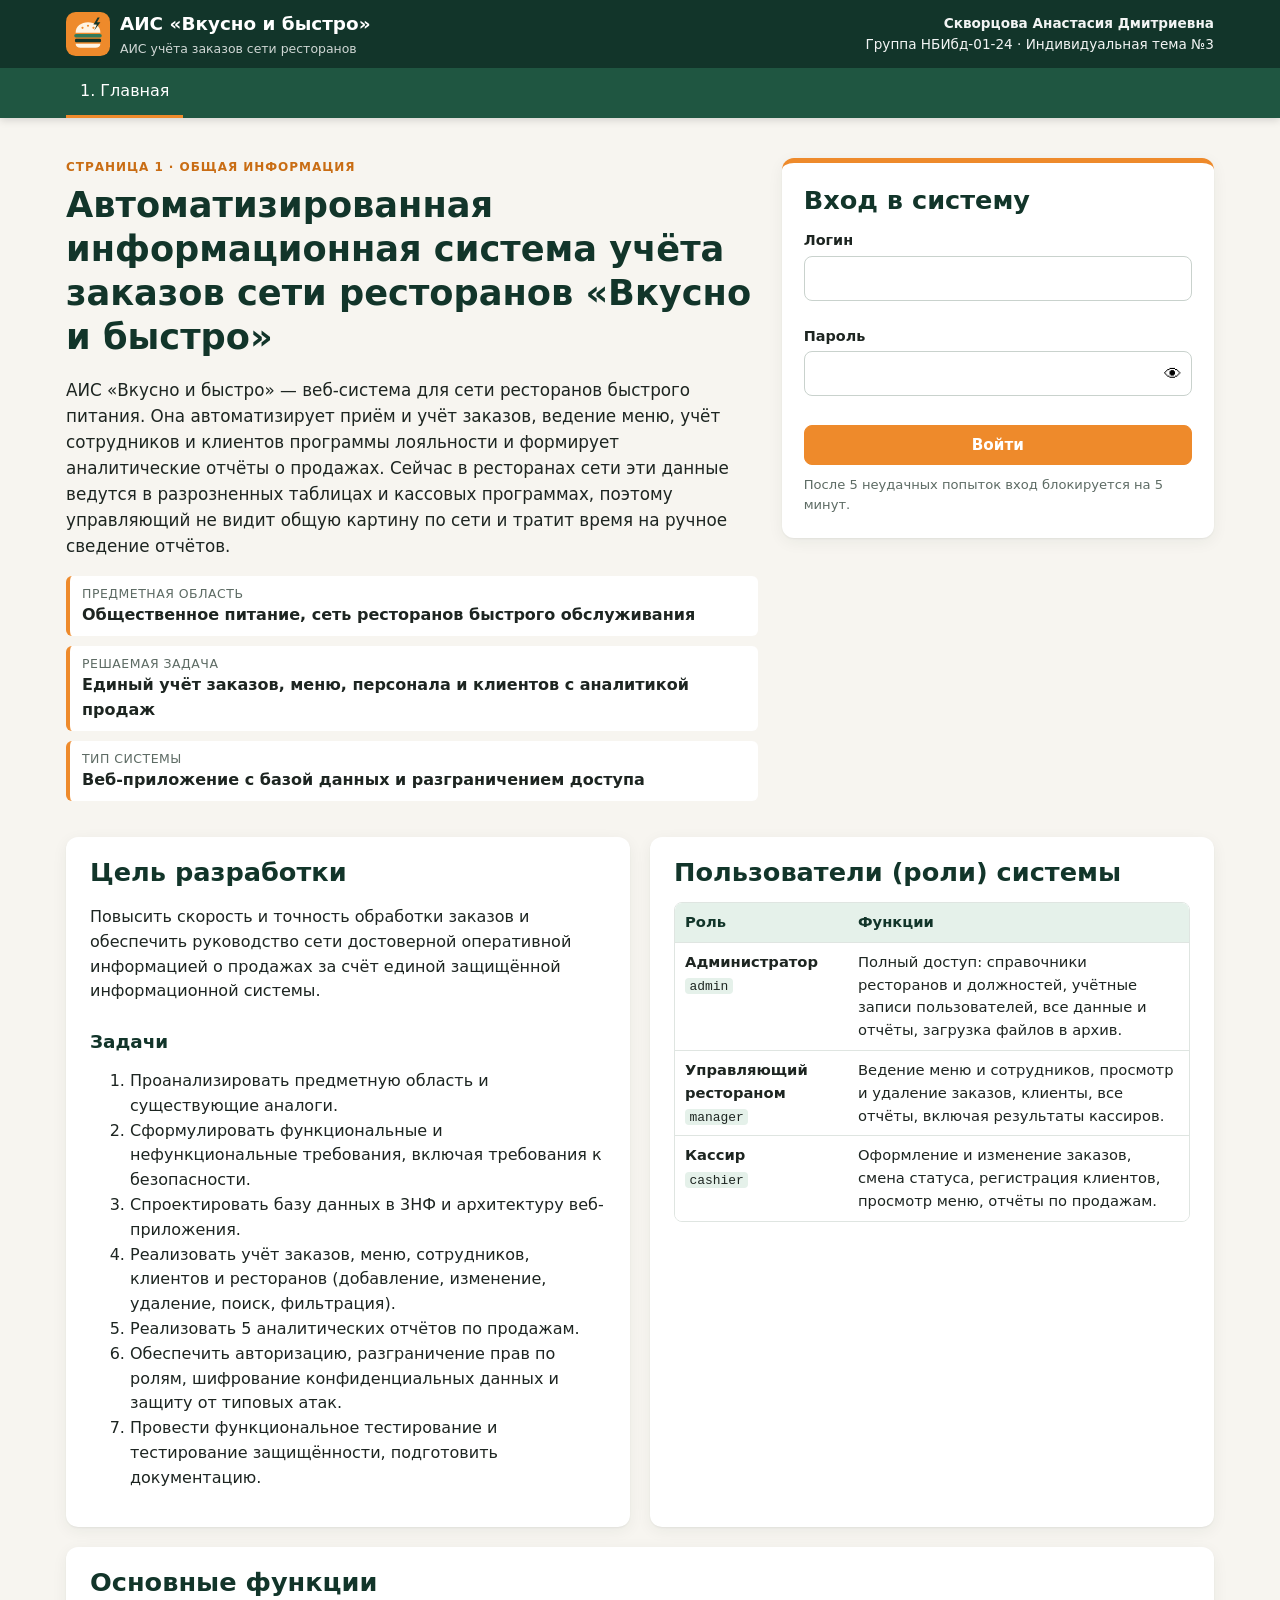
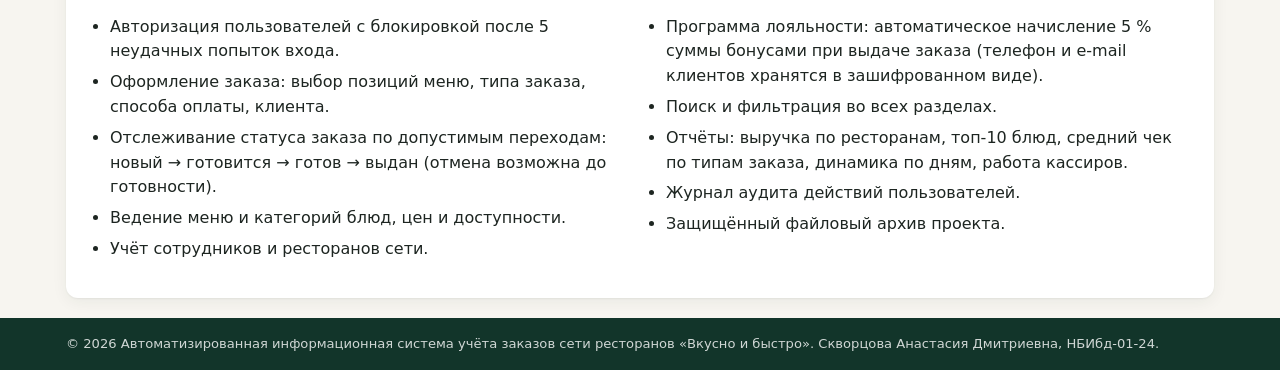
<file: docs/index.html>
<!DOCTYPE html>
<html lang="ru">
<head>
  <meta charset="utf-8">
  <meta name="viewport" content="width=device-width, initial-scale=1">
  <meta http-equiv="Content-Security-Policy" content="default-src 'self'; script-src 'self'; style-src 'self'; img-src 'self' blob: data:; connect-src 'self'; object-src 'none'; base-uri 'self'; form-action 'self'">
  <meta name="referrer" content="same-origin">
  <title>Главная — АИС «Вкусно и быстро»</title>
  <link rel="icon" href="assets/img/logo.svg" type="image/svg+xml">
  <link rel="stylesheet" href="assets/css/style.css">
</head>
<body data-page="index">
<a class="skip" href="#content">К содержимому</a>
<header class="site-header">
  <div class="wrap header-row">
    <a class="brand" href="index.html">
      <img src="assets/img/logo.svg" alt="Логотип" width="44" height="44">
      <span class="brand-text">
        <span class="brand-name">АИС «Вкусно и быстро»</span>
        <span class="brand-sub">АИС учёта заказов сети ресторанов</span>
      </span>
    </a>
    <div class="student">
      <span><b>Скворцова Анастасия Дмитриевна</b></span>
      <span>Группа НБИбд-01-24 · Индивидуальная тема №3</span>
    </div>
    <button class="nav-toggle" type="button" aria-expanded="false" aria-controls="main-nav">
      <span class="sr">Меню</span><span class="bar"></span><span class="bar"></span><span class="bar"></span>
    </button>
  </div>
  <div class="wrap student-m">Скворцова Анастасия Дмитриевна · НБИбд-01-24 · Тема №3</div>
  <nav id="main-nav" class="main-nav">
    <div class="wrap nav-row">
      <ul>
        <li><a href="index.html" aria-current="page">1. Главная</a></li>
        <li class="auth-only"><a href="system.html" >2. Описание системы</a></li>
        <li class="auth-only"><a href="archive.html" >3. Файловый архив</a></li>
      </ul>
      <div class="nav-user auth-only">
        <span class="who"><span data-user-login></span> <small>(<span data-user-role></span>)</small></span>
        <button class="btn btn-ghost js-logout" type="button">Выход</button>
      </div>
    </div>
  </nav>
</header>

<main id="content" class="wrap">
  <div class="flashes" id="flashes"></div>
  
<section class="hero">
  <div class="hero-text">
    <p class="eyebrow">Страница 1 · Общая информация</p>
    <h1>Автоматизированная информационная система учёта заказов сети ресторанов «Вкусно и быстро»</h1>
    <p class="lead">АИС «Вкусно и быстро» — веб-система для сети ресторанов быстрого питания. Она автоматизирует приём и учёт заказов, ведение меню, учёт сотрудников и клиентов программы лояльности и формирует аналитические отчёты о продажах. Сейчас в ресторанах сети эти данные ведутся в разрозненных таблицах и кассовых программах, поэтому управляющий не видит общую картину по сети и тратит время на ручное сведение отчётов.</p>
    <dl class="facts">
      <div><dt>Предметная область</dt><dd>Общественное питание, сеть ресторанов быстрого обслуживания</dd></div>
      <div><dt>Решаемая задача</dt><dd>Единый учёт заказов, меню, персонала и клиентов с аналитикой продаж</dd></div>
      <div><dt>Тип системы</dt><dd>Веб-приложение с базой данных и разграничением доступа</dd></div>
    </dl>
  </div>

  <aside class="auth-card" id="login">
    <div class="auth-only">
      <h2>Вы вошли в систему</h2>
      <p class="muted">Логин: <b data-user-login></b><br>Роль: <b data-user-role></b></p>
      <div class="stack">
        <a class="btn" href="system.html">2. Описание системы</a>
        <a class="btn btn-secondary" href="system.html#module">Рабочий модуль АИС</a>
        <a class="btn btn-secondary" href="archive.html">3. Файловый архив</a>
      </div>
      <button class="btn btn-ghost wide mt js-logout" type="button">Выход</button>
      <p class="hint">Сессия завершится автоматически после 15 минут бездействия.</p>
    </div>
    <div class="guest-only">
      <h2>Вход в систему</h2>
      <form id="login-form" novalidate autocomplete="on">
        <label for="f-login">Логин</label>
        <input id="f-login" name="login" type="text" autocomplete="username" required minlength="3" maxlength="32" pattern="[A-Za-z0-9_.\-]{3,32}">
        <span class="field-error" data-for="f-login"></span>
        <label for="f-password">Пароль</label>
        <div class="pw">
          <input id="f-password" name="password" type="password" autocomplete="current-password" required maxlength="128">
          <button type="button" class="pw-toggle" aria-label="Показать пароль">👁</button>
        </div>
        <span class="field-error" data-for="f-password"></span>
        <button class="btn wide" type="submit">Войти</button>
      </form>
      <p class="hint">После 5 неудачных попыток вход блокируется на 5 минут.</p>
    </div>
  </aside>
</section>

<section class="grid-2">
  <article class="card">
    <h2>Цель разработки</h2>
    <p>Повысить скорость и точность обработки заказов и обеспечить руководство сети достоверной оперативной информацией о продажах за счёт единой защищённой информационной системы.</p>
    <h3>Задачи</h3>
    <ol><li>Проанализировать предметную область и существующие аналоги.</li><li>Сформулировать функциональные и нефункциональные требования, включая требования к безопасности.</li><li>Спроектировать базу данных в 3НФ и архитектуру веб-приложения.</li><li>Реализовать учёт заказов, меню, сотрудников, клиентов и ресторанов (добавление, изменение, удаление, поиск, фильтрация).</li><li>Реализовать 5 аналитических отчётов по продажам.</li><li>Обеспечить авторизацию, разграничение прав по ролям, шифрование конфиденциальных данных и защиту от типовых атак.</li><li>Провести функциональное тестирование и тестирование защищённости, подготовить документацию.</li></ol>
  </article>
  <article class="card">
    <h2>Пользователи (роли) системы</h2>
    <div class="table-wrap"><table>
      <thead><tr><th>Роль</th><th>Функции</th></tr></thead>
      <tbody><tr><td><b>Администратор</b><br><code>admin</code></td><td>Полный доступ: справочники ресторанов и должностей, учётные записи пользователей, все данные и отчёты, загрузка файлов в архив.</td></tr><tr><td><b>Управляющий рестораном</b><br><code>manager</code></td><td>Ведение меню и сотрудников, просмотр и удаление заказов, клиенты, все отчёты, включая результаты кассиров.</td></tr><tr><td><b>Кассир</b><br><code>cashier</code></td><td>Оформление и изменение заказов, смена статуса, регистрация клиентов, просмотр меню, отчёты по продажам.</td></tr></tbody>
    </table></div>
  </article>
</section>

<section class="card">
  <h2>Основные функции</h2>
  <ul class="features"><li>Авторизация пользователей с блокировкой после 5 неудачных попыток входа.</li><li>Оформление заказа: выбор позиций меню, типа заказа, способа оплаты, клиента.</li><li>Отслеживание статуса заказа по допустимым переходам: новый → готовится → готов → выдан (отмена возможна до готовности).</li><li>Ведение меню и категорий блюд, цен и доступности.</li><li>Учёт сотрудников и ресторанов сети.</li><li>Программа лояльности: автоматическое начисление 5 % суммы бонусами при выдаче заказа (телефон и e-mail клиентов хранятся в зашифрованном виде).</li><li>Поиск и фильтрация во всех разделах.</li><li>Отчёты: выручка по ресторанам, топ-10 блюд, средний чек по типам заказа, динамика по дням, работа кассиров.</li><li>Журнал аудита действий пользователей.</li><li>Защищённый файловый архив проекта.</li></ul>
</section>

</main>

<footer class="site-footer">
  <div class="wrap">
    © 2026 Автоматизированная информационная система учёта заказов сети ресторанов «Вкусно и быстро». Скворцова Анастасия Дмитриевна, НБИбд-01-24.
    <span class="idle auth-only" id="idle-info"></span>
  </div>
</footer>
<script src="assets/js/auth.js"></script>
<script src="assets/js/store.js"></script>

<script src="assets/js/app.js"></script>
</body>
</html>
</file>
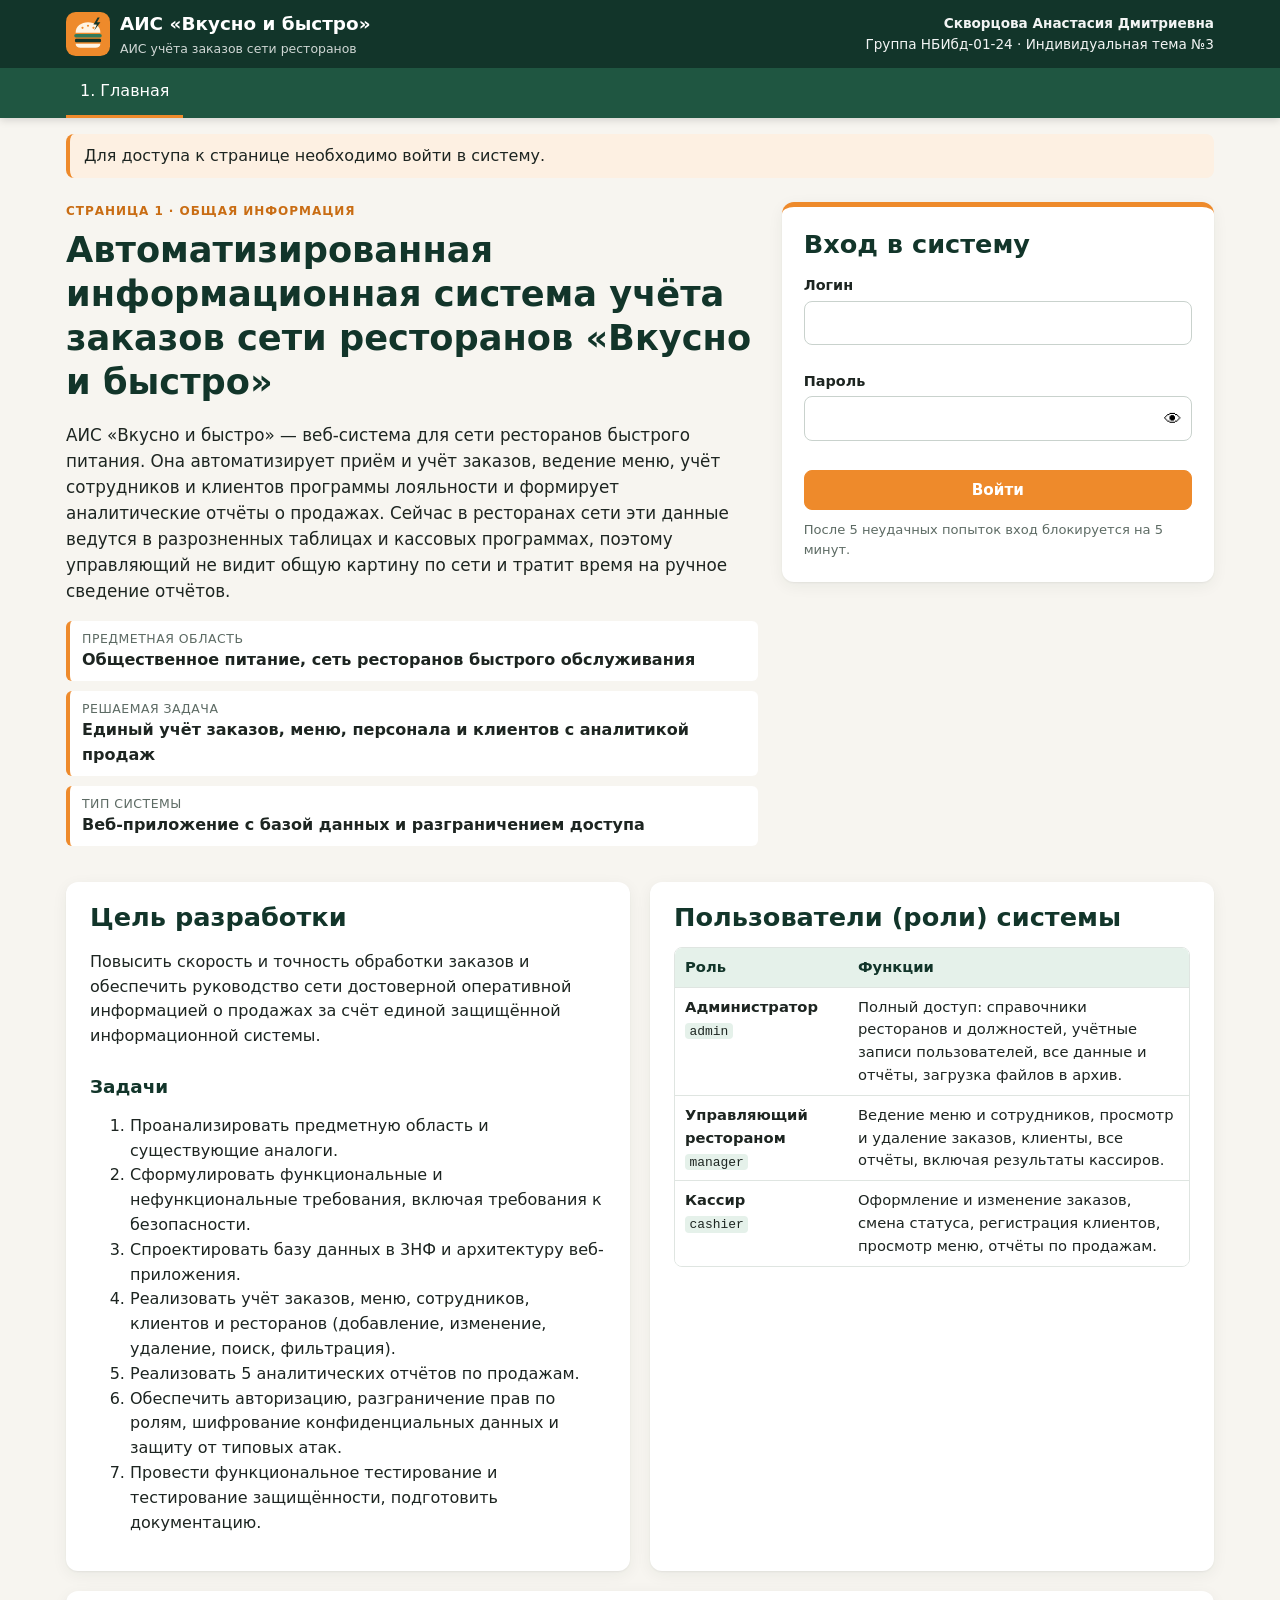
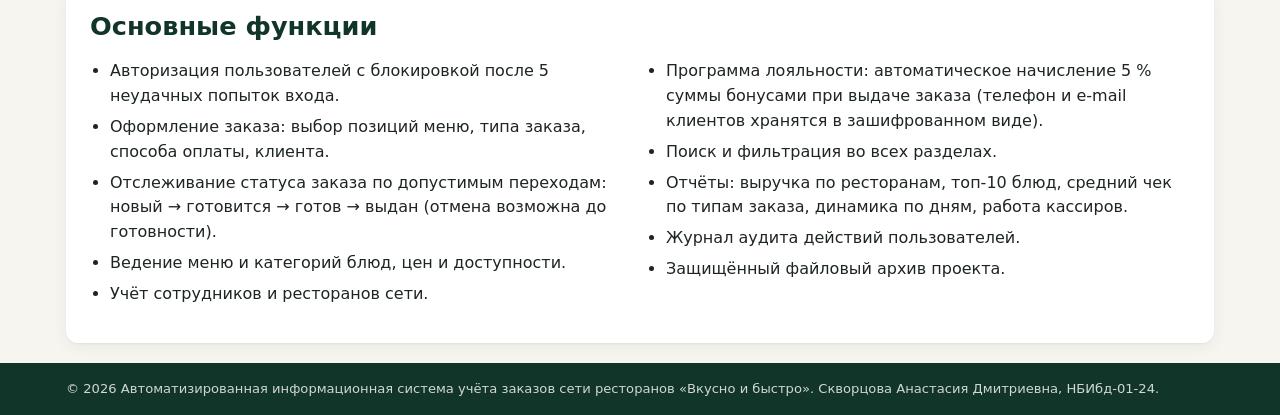
<file: docs/archive.html>
<!DOCTYPE html>
<html lang="ru">
<head>
  <meta charset="utf-8">
  <meta name="viewport" content="width=device-width, initial-scale=1">
  <meta http-equiv="Content-Security-Policy" content="default-src 'self'; script-src 'self'; style-src 'self'; img-src 'self' blob: data:; connect-src 'self'; object-src 'none'; base-uri 'self'; form-action 'self'">
  <meta name="referrer" content="same-origin">
  <title>Файловый архив — АИС «Вкусно и быстро»</title>
  <link rel="icon" href="assets/img/logo.svg" type="image/svg+xml">
  <link rel="stylesheet" href="assets/css/style.css">
</head>
<body data-page="archive">
<a class="skip" href="#content">К содержимому</a>
<header class="site-header">
  <div class="wrap header-row">
    <a class="brand" href="index.html">
      <img src="assets/img/logo.svg" alt="Логотип" width="44" height="44">
      <span class="brand-text">
        <span class="brand-name">АИС «Вкусно и быстро»</span>
        <span class="brand-sub">АИС учёта заказов сети ресторанов</span>
      </span>
    </a>
    <div class="student">
      <span><b>Скворцова Анастасия Дмитриевна</b></span>
      <span>Группа НБИбд-01-24 · Индивидуальная тема №3</span>
    </div>
    <button class="nav-toggle" type="button" aria-expanded="false" aria-controls="main-nav">
      <span class="sr">Меню</span><span class="bar"></span><span class="bar"></span><span class="bar"></span>
    </button>
  </div>
  <div class="wrap student-m">Скворцова Анастасия Дмитриевна · НБИбд-01-24 · Тема №3</div>
  <nav id="main-nav" class="main-nav">
    <div class="wrap nav-row">
      <ul>
        <li><a href="index.html" >1. Главная</a></li>
        <li class="auth-only"><a href="system.html" >2. Описание системы</a></li>
        <li class="auth-only"><a href="archive.html" aria-current="page">3. Файловый архив</a></li>
      </ul>
      <div class="nav-user auth-only">
        <span class="who"><span data-user-login></span> <small>(<span data-user-role></span>)</small></span>
        <button class="btn btn-ghost js-logout" type="button">Выход</button>
      </div>
    </div>
  </nav>
</header>

<main id="content" class="wrap">
  <div class="flashes" id="flashes"></div>
  
<div id="secure" data-src="data/page3.enc" data-aad="page3">
  <p class="muted">Расшифровка содержимого…</p>
  <noscript>Для просмотра страницы включите JavaScript.</noscript>
</div>

</main>

<footer class="site-footer">
  <div class="wrap">
    © 2026 Автоматизированная информационная система учёта заказов сети ресторанов «Вкусно и быстро». Скворцова Анастасия Дмитриевна, НБИбд-01-24.
    <span class="idle auth-only" id="idle-info"></span>
  </div>
</footer>
<script src="assets/js/auth.js"></script>
<script src="assets/js/store.js"></script>

<script src="assets/js/app.js"></script>
</body>
</html>
</file>
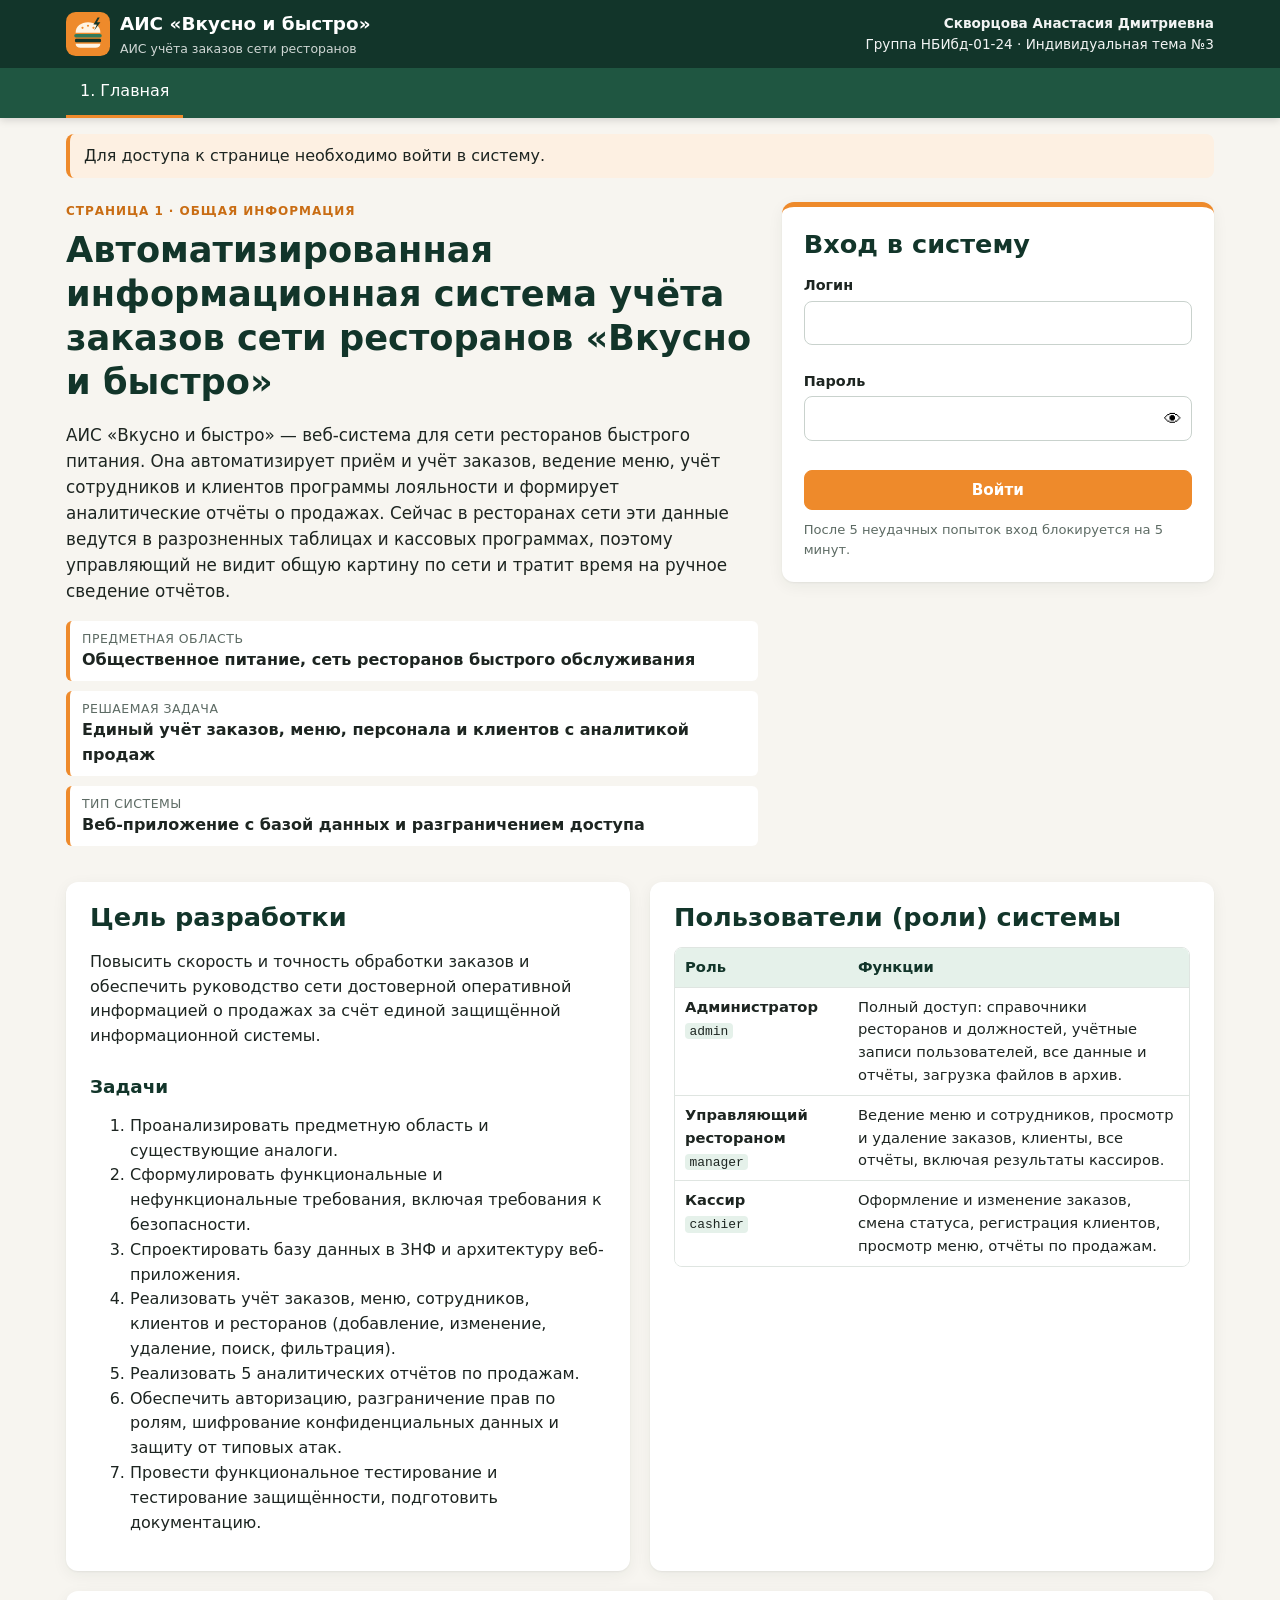
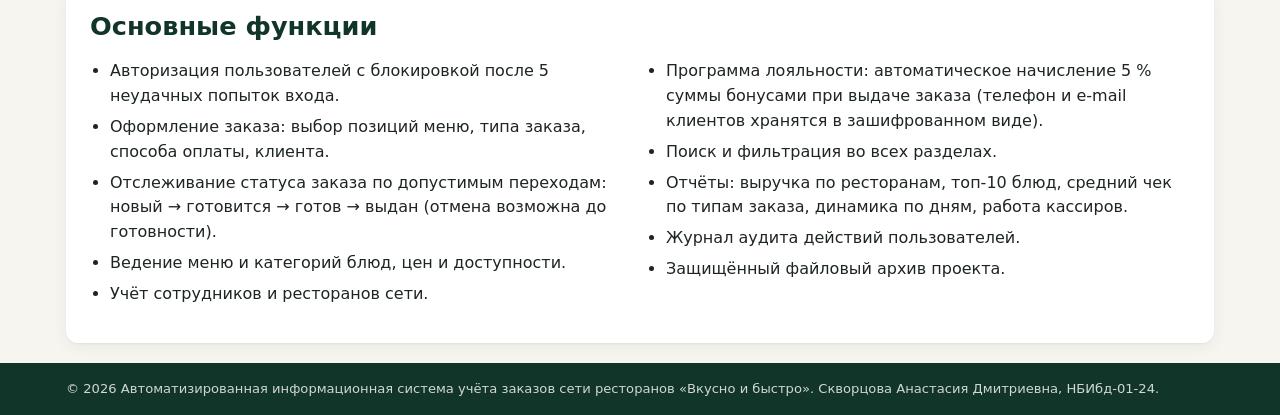
<file: docs/system.html>
<!DOCTYPE html>
<html lang="ru">
<head>
  <meta charset="utf-8">
  <meta name="viewport" content="width=device-width, initial-scale=1">
  <meta http-equiv="Content-Security-Policy" content="default-src 'self'; script-src 'self'; style-src 'self'; img-src 'self' blob: data:; connect-src 'self'; object-src 'none'; base-uri 'self'; form-action 'self'">
  <meta name="referrer" content="same-origin">
  <title>Описание системы — АИС «Вкусно и быстро»</title>
  <link rel="icon" href="assets/img/logo.svg" type="image/svg+xml">
  <link rel="stylesheet" href="assets/css/style.css">
</head>
<body data-page="system">
<a class="skip" href="#content">К содержимому</a>
<header class="site-header">
  <div class="wrap header-row">
    <a class="brand" href="index.html">
      <img src="assets/img/logo.svg" alt="Логотип" width="44" height="44">
      <span class="brand-text">
        <span class="brand-name">АИС «Вкусно и быстро»</span>
        <span class="brand-sub">АИС учёта заказов сети ресторанов</span>
      </span>
    </a>
    <div class="student">
      <span><b>Скворцова Анастасия Дмитриевна</b></span>
      <span>Группа НБИбд-01-24 · Индивидуальная тема №3</span>
    </div>
    <button class="nav-toggle" type="button" aria-expanded="false" aria-controls="main-nav">
      <span class="sr">Меню</span><span class="bar"></span><span class="bar"></span><span class="bar"></span>
    </button>
  </div>
  <div class="wrap student-m">Скворцова Анастасия Дмитриевна · НБИбд-01-24 · Тема №3</div>
  <nav id="main-nav" class="main-nav">
    <div class="wrap nav-row">
      <ul>
        <li><a href="index.html" >1. Главная</a></li>
        <li class="auth-only"><a href="system.html" aria-current="page">2. Описание системы</a></li>
        <li class="auth-only"><a href="archive.html" >3. Файловый архив</a></li>
      </ul>
      <div class="nav-user auth-only">
        <span class="who"><span data-user-login></span> <small>(<span data-user-role></span>)</small></span>
        <button class="btn btn-ghost js-logout" type="button">Выход</button>
      </div>
    </div>
  </nav>
</header>

<main id="content" class="wrap">
  <div class="flashes" id="flashes"></div>
  
<div id="secure" data-src="data/page2.enc" data-aad="page2">
  <p class="muted">Расшифровка содержимого…</p>
  <noscript>Для просмотра страницы включите JavaScript.</noscript>
</div>

</main>

<footer class="site-footer">
  <div class="wrap">
    © 2026 Автоматизированная информационная система учёта заказов сети ресторанов «Вкусно и быстро». Скворцова Анастасия Дмитриевна, НБИбд-01-24.
    <span class="idle auth-only" id="idle-info"></span>
  </div>
</footer>
<script src="assets/js/auth.js"></script>
<script src="assets/js/store.js"></script>
<script src="assets/js/localapi.js"></script>
<script src="assets/js/app.js"></script>
</body>
</html>
</file>
<file: docs/assets/css/style.css>
/* АИС «Вкусно и быстро» — общий стиль трёх страниц. Адаптивная вёрстка от 320 px. */
:root {
  --green-900: #12352a; --green-700: #1f5641; --green-500: #2f7a5c; --green-100: #e5f1ea;
  --orange: #ee8a2b; --orange-d: #c96d14; --red: #c8372d; --red-100: #fbe7e5;
  --ink: #1d2521; --muted: #5d6b64; --line: #dfe5e1; --bg: #f7f5f0; --card: #fff;
  --radius: 12px; --shadow: 0 1px 2px rgba(0,0,0,.05), 0 4px 16px rgba(18,53,42,.06);
  --font: "Segoe UI", system-ui, -apple-system, Roboto, "Helvetica Neue", Arial, sans-serif;
  --mono: ui-monospace, "SFMono-Regular", Consolas, "Liberation Mono", monospace;
}
* { box-sizing: border-box; }
html { scroll-behavior: smooth; -webkit-text-size-adjust: 100%; }
[id] { scroll-margin-top: 110px; }
body { margin: 0; font: 16px/1.55 var(--font); color: var(--ink); background: var(--bg); min-width: 320px; }
img { max-width: 100%; height: auto; }
a { color: var(--green-700); }
a:hover { color: var(--orange-d); }
code { font: .88em var(--mono); background: var(--green-100); padding: .05em .35em; border-radius: 4px; word-break: break-word; }
h1, h2, h3 { line-height: 1.25; color: var(--green-900); }
h1 { font-size: clamp(1.5rem, 4vw, 2.2rem); margin: .2em 0 .5em; }
h2 { font-size: clamp(1.25rem, 3vw, 1.6rem); margin: 1.2em 0 .5em; }
h3 { font-size: 1.15rem; margin: 1.4em 0 .4em; }
.wrap { width: 100%; max-width: 1180px; margin: 0 auto; padding: 0 16px; }
.muted { color: var(--muted); }
.sr, .skip { position: absolute; width: 1px; height: 1px; overflow: hidden; clip: rect(0 0 0 0); }
.skip:focus { position: fixed; top: 8px; left: 8px; width: auto; height: auto; clip: auto; background: #fff; padding: 8px 12px; z-index: 100; }
.nowrap { white-space: nowrap; }
.mt { margin-top: 12px; }

/* ---------- шапка ---------- */
.site-header { background: var(--green-900); color: #fff; position: sticky; top: 0; z-index: 20; box-shadow: 0 2px 8px rgba(0,0,0,.15); }
.header-row { display: flex; align-items: center; gap: 16px; padding-top: 10px; padding-bottom: 10px; }
.brand { display: flex; align-items: center; gap: 10px; color: #fff; text-decoration: none; min-width: 0; }
.brand:hover { color: #fff; }
.brand-text { display: flex; flex-direction: column; min-width: 0; }
.brand-name { font-weight: 700; font-size: 1.15rem; }
.brand-sub { font-size: .78rem; opacity: .8; }
.student { margin-left: auto; display: flex; flex-direction: column; align-items: flex-end; font-size: .85rem; text-align: right; opacity: .95; }
.student-m { display: none; color: rgba(255,255,255,.9); font-size: .8rem; padding-bottom: 8px; line-height: 1.35; }
.nav-toggle { display: none; background: transparent; border: 1px solid rgba(255,255,255,.35); border-radius: 8px; padding: 8px; cursor: pointer; }
.nav-toggle .bar { display: block; width: 20px; height: 2px; background: #fff; margin: 4px 0; }
.main-nav { background: var(--green-700); }
.nav-row { display: flex; align-items: center; gap: 12px; flex-wrap: wrap; }
.main-nav ul { list-style: none; display: flex; flex-wrap: wrap; margin: 0; padding: 0; }
.main-nav li a { display: block; padding: 11px 14px; color: #fff; text-decoration: none; font-weight: 500; border-bottom: 3px solid transparent; }
.main-nav li a:hover { background: rgba(255,255,255,.08); }
.main-nav li a[aria-current="page"] { border-bottom-color: var(--orange); }
.nav-user { margin-left: auto; display: flex; align-items: center; gap: 10px; color: #fff; font-size: .9rem; padding: 6px 0; }
.nav-user small { opacity: .8; }
.nav-user .btn-ghost { color: #fff; border-color: rgba(255,255,255,.5); padding: 6px 12px; }

/* ---------- кнопки и формы ---------- */
.btn { display: inline-block; background: var(--orange); color: #fff; border: 1px solid var(--orange); border-radius: 8px;
       padding: 10px 16px; font: 600 .95rem var(--font); text-decoration: none; cursor: pointer; text-align: center; }
.btn:hover { background: var(--orange-d); border-color: var(--orange-d); color: #fff; }
.btn:focus-visible, input:focus-visible, select:focus-visible, button:focus-visible { outline: 3px solid rgba(238,138,43,.45); outline-offset: 1px; }
.btn-secondary { background: var(--green-700); border-color: var(--green-700); }
.btn-secondary:hover { background: var(--green-900); border-color: var(--green-900); }
.btn-ghost { background: transparent; color: var(--green-700); border-color: var(--line); }
.btn-ghost:hover { background: var(--green-100); color: var(--green-900); border-color: var(--green-100); }
.btn-danger { background: var(--red); border-color: var(--red); }
.btn-danger:hover { background: #9f2a21; border-color: #9f2a21; }
.btn-sm { padding: 5px 10px; font-size: .82rem; }
.btn[disabled] { opacity: .5; cursor: not-allowed; }
.wide { width: 100%; }
.stack { display: grid; gap: 8px; }
label { display: block; font-weight: 600; font-size: .9rem; margin: 10px 0 4px; }
input, select, textarea { width: 100%; padding: 9px 11px; font: inherit; border: 1px solid #c9d2cd; border-radius: 8px; background: #fff; color: var(--ink); }
input[type="checkbox"] { width: auto; }
input[aria-invalid="true"], select[aria-invalid="true"] { border-color: var(--red); background: var(--red-100); }
.field-error, .form-error { display: block; color: var(--red); font-size: .83rem; min-height: 1.1em; }
.pw { position: relative; }
.pw input { padding-right: 44px; }
.pw-toggle { position: absolute; right: 4px; top: 50%; transform: translateY(-50%); border: 0; background: transparent; cursor: pointer; font-size: 1.1rem; padding: 6px; }
.hint { font-size: .82rem; color: var(--muted); margin: 10px 0 0; }

/* ---------- сообщения ---------- */
.flashes { margin-top: 16px; display: grid; gap: 8px; }
.flash { padding: 10px 14px; border-radius: 8px; border-left: 4px solid; background: #fff; }
.flash-error { border-color: var(--red); background: var(--red-100); }
.flash-success { border-color: var(--green-500); background: var(--green-100); }
.flash-warning { border-color: var(--orange); background: #fdf0e2; }

/* ---------- карточки ---------- */
main { padding-bottom: 40px; }
.card p, .card li, .doc p, .doc li { overflow-wrap: anywhere; }
.card, .doc { background: var(--card); border-radius: var(--radius); box-shadow: var(--shadow); padding: 20px 24px; margin: 20px 0; }
.doc > h2:first-child, .card > h2:first-child { margin-top: 0; }
.eyebrow { text-transform: uppercase; letter-spacing: .08em; font-size: .75rem; color: var(--orange-d); font-weight: 700; margin: 24px 0 0; }
.hero { display: grid; grid-template-columns: minmax(0, 1.6fr) minmax(280px, 1fr); gap: 24px; align-items: start; }
.hero-text .lead { font-size: 1.05rem; }
.facts { display: grid; gap: 10px; margin: 16px 0; }
.facts div { background: var(--card); border-left: 4px solid var(--orange); padding: 8px 12px; border-radius: 6px; }
.facts dt { font-size: .78rem; color: var(--muted); text-transform: uppercase; letter-spacing: .04em; }
.facts dd { margin: 0; font-weight: 600; }
.auth-card { background: var(--card); border-radius: var(--radius); box-shadow: var(--shadow); padding: 22px; margin-top: 24px; border-top: 5px solid var(--orange); }
.auth-card h2 { margin-top: 0; }
.auth-card .btn.wide { margin-top: 14px; }
.demo { margin-top: 14px; font-size: .88rem; }
.demo summary { cursor: pointer; color: var(--green-700); font-weight: 600; }
.grid-2 { display: grid; grid-template-columns: 1fr 1fr; gap: 20px; }
.grid-2 .card { margin: 0; }
.grid-2 { margin: 20px 0; }
.features { columns: 2; column-gap: 32px; padding-left: 20px; }
.features li { break-inside: avoid; margin-bottom: 6px; }

/* ---------- таблицы ---------- */
.table-wrap { width: 100%; overflow-x: auto; -webkit-overflow-scrolling: touch; margin: 8px 0 16px; border: 1px solid var(--line); border-radius: 8px; }
table { width: 100%; border-collapse: collapse; font-size: .92rem; background: #fff; }
th, td { padding: 8px 10px; border-bottom: 1px solid var(--line); text-align: left; vertical-align: top; }
th { background: var(--green-100); color: var(--green-900); font-weight: 600; white-space: nowrap; }
tbody tr:last-child td { border-bottom: 0; }
tbody tr:hover td { background: #fbfaf6; }
table.mini { font-size: .85rem; margin-top: 8px; border: 1px solid var(--line); }
table.narrow { max-width: 520px; }
.table-wrap:has(table.narrow) { max-width: 520px; }
table.matrix td:not(:first-child) { text-align: center; font-family: var(--mono); }
table.dl td:nth-child(3) { font-family: var(--mono); font-size: .82rem; }
.tcap { font-weight: 600; margin: 18px 0 4px; color: var(--green-900); }
.st { font-weight: 700; white-space: nowrap; }
.st-ok { color: var(--green-500); }
.st-fail { color: var(--red); }
table.tests td:nth-child(3) code { white-space: pre-wrap; }
table.files .actions { white-space: nowrap; }
table.files .fname code { background: transparent; padding: 0; }
form.inline { display: inline; }

/* ---------- оглавление, рисунки ---------- */
.toc ol { margin: 0; padding-left: 22px; }
.toc li { margin: 3px 0; }
.toc ol ol { padding-left: 18px; font-size: .93rem; }
.fig { margin: 18px 0 26px; text-align: center; }
.fig a { display: block; border: 1px solid var(--line); border-radius: 8px; padding: 10px; background: #fff; }
.fig img { max-height: 680px; width: auto; max-width: 100%; }
.fig figcaption { margin-top: 8px; font-size: .92rem; font-style: italic; color: var(--muted); }
.to-top { position: fixed; right: 16px; bottom: 16px; width: 42px; height: 42px; display: grid; place-items: center; border-radius: 50%;
          background: var(--green-700); color: #fff; text-decoration: none; font-size: 1.2rem; box-shadow: var(--shadow); }
.to-top:hover { color: #fff; background: var(--green-900); }

/* ---------- рабочий модуль ---------- */
.tabs { display: flex; flex-wrap: wrap; gap: 6px; border-bottom: 2px solid var(--line); margin-bottom: 14px; }
.tab { background: transparent; border: 0; padding: 9px 12px; font: 600 .92rem var(--font); color: var(--muted); cursor: pointer; border-bottom: 3px solid transparent; margin-bottom: -2px; }
.tab[aria-selected="true"] { color: var(--green-900); border-bottom-color: var(--orange); }
.toolbar { display: flex; flex-wrap: wrap; gap: 8px; align-items: end; margin-bottom: 10px; }
.toolbar .fld { display: flex; flex-direction: column; min-width: 140px; flex: 1 1 140px; }
.toolbar .fld label { margin: 0 0 3px; font-size: .78rem; color: var(--muted); }
.toolbar .fld.q { flex: 2 1 220px; }
.toolbar .btns { display: flex; gap: 6px; flex-wrap: wrap; }
.row-actions { white-space: nowrap; }
.row-actions .btn { padding: 4px 8px; margin: 1px; }
.doc.module { padding-left: 16px; padding-right: 16px; }
.count { font-size: .85rem; color: var(--muted); margin: 4px 0; }
.badge { display: inline-block; padding: 1px 8px; border-radius: 999px; font-size: .78rem; font-weight: 600; background: var(--green-100); color: var(--green-900); white-space: nowrap; }
.badge.b-новый { background: #e6eefc; color: #234a9a; }
.badge.b-готовится { background: #fdf0e2; color: #a2560c; }
.badge.b-готов { background: #fff6d6; color: #7a5a00; }
.badge.b-выдан { background: var(--green-100); color: var(--green-900); }
.badge.b-отменён, .badge.no { background: var(--red-100); color: var(--red); }
.num { text-align: right; white-space: nowrap; }
.toast { position: fixed; left: 50%; bottom: 20px; transform: translateX(-50%); background: var(--green-900); color: #fff; padding: 10px 18px; border-radius: 8px; z-index: 50; box-shadow: var(--shadow); max-width: 90vw; }
.toast.err { background: var(--red); }
.bars { display: grid; gap: 4px; margin: 10px 0; }
.bar-row { display: grid; grid-template-columns: minmax(90px, 220px) 1fr auto; gap: 8px; align-items: center; font-size: .85rem; }
.bar-row .b { height: 14px; background: var(--orange); border-radius: 3px; min-width: 2px; }
.items-list { display: grid; gap: 6px; }
.item-row { display: grid; grid-template-columns: 1fr 80px auto; gap: 6px; }

.dlg { border: 0; border-radius: var(--radius); padding: 0; width: min(560px, 94vw); box-shadow: 0 10px 40px rgba(0,0,0,.3); }
.dlg::backdrop { background: rgba(18,53,42,.45); }
.dlg form { padding: 20px 22px; max-height: 88vh; overflow-y: auto; }
.dlg h3 { margin-top: 0; }
.dlg-actions { display: flex; justify-content: flex-end; gap: 8px; margin-top: 12px; }
.check { display: flex; align-items: center; gap: 8px; font-weight: 600; margin-top: 12px; }

.error-card { text-align: center; max-width: 560px; margin: 60px auto; }
.err-code { font-size: 4rem; font-weight: 800; color: var(--orange); margin: 0; }

.site-footer { background: var(--green-900); color: rgba(255,255,255,.8); font-size: .82rem; padding: 16px 0; }
.site-footer .idle { display: block; opacity: .7; margin-top: 4px; }

/* ---------- адаптивность ---------- */
@media (max-width: 900px) {
  .hero, .grid-2 { grid-template-columns: 1fr; }
  .features { columns: 1; }
  .auth-card { margin-top: 0; }
}
@media (max-width: 720px) {
  .student { display: none; }
  .nav-toggle { display: block; margin-left: auto; }
  .main-nav { display: none; }
  .main-nav.open { display: block; }
  .main-nav ul { flex-direction: column; width: 100%; }
  .nav-row { flex-direction: column; align-items: stretch; gap: 0; }
  .nav-user { margin: 0; padding: 10px 14px; border-top: 1px solid rgba(255,255,255,.15); justify-content: space-between; }
  .student-m { display: block; }
  .card, .doc { padding: 16px; }
}
@media (max-width: 420px) {
  body { font-size: 15px; }
  .wrap { padding: 0 10px; }
  .brand img { width: 36px; height: 36px; }
  .brand-sub { display: none; }
  th, td { padding: 6px 7px; }
  .toolbar .fld { min-width: 100%; }
  .bar-row { grid-template-columns: 90px 1fr auto; }
}
@media print {
  .site-header, .site-footer, .to-top, .module, .nav-toggle { display: none !important; }
  .card, .doc { box-shadow: none; border: 1px solid #ccc; }
}

/* ---------- версия для GitHub Pages: видимость блоков по состоянию входа ---------- */
body:not(.is-auth) .auth-only { display: none !important; }
body.is-auth .guest-only { display: none !important; }
</file>
